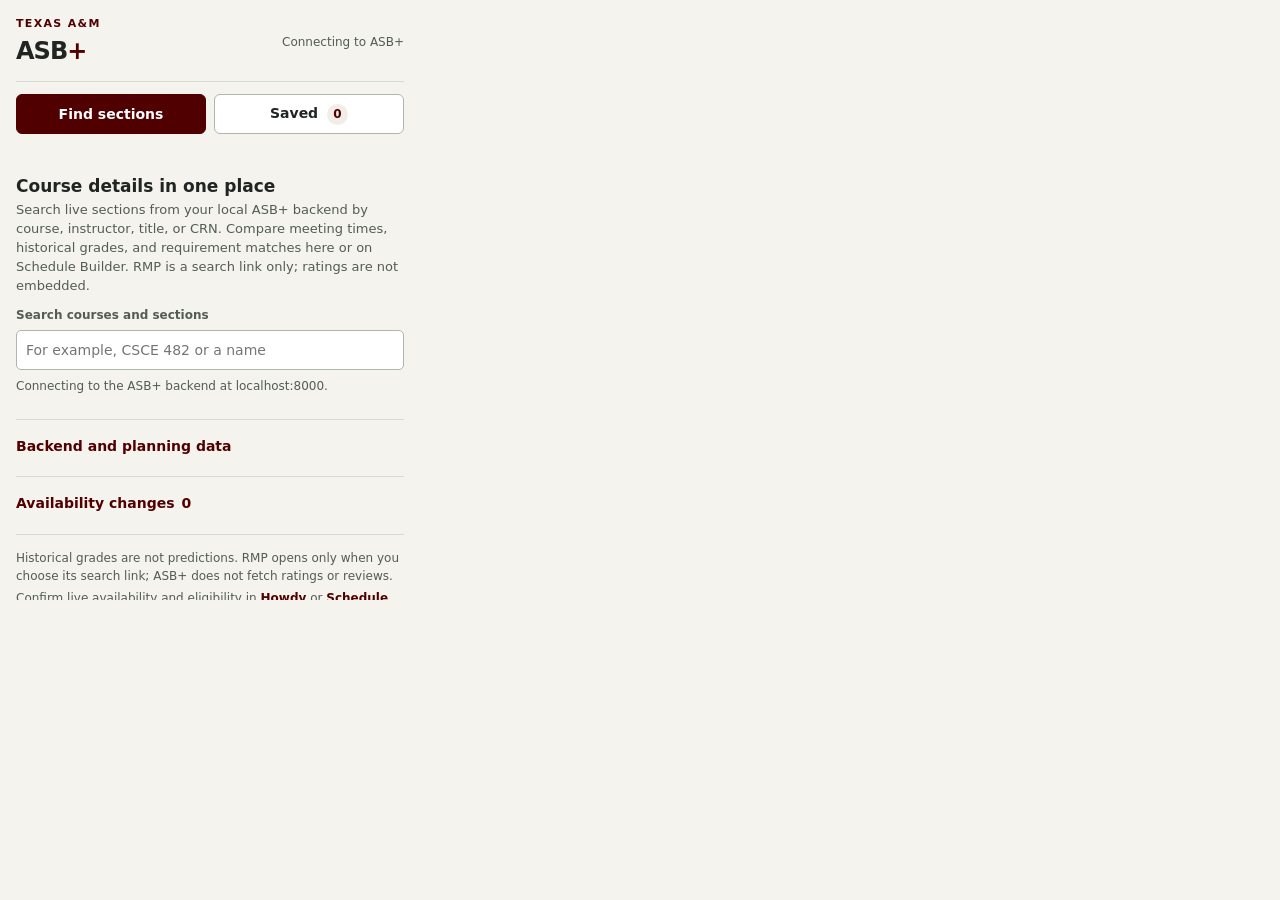
<file: extension/popup.html>
<!doctype html>
<html lang="en">
<head>
  <meta charset="utf-8">
  <meta name="viewport" content="width=device-width, initial-scale=1">
  <title>ASB+ | Course details</title>
  <link rel="stylesheet" href="popup.css">
</head>
<body>
  <main>
    <header class="topbar">
      <div>
        <p class="eyebrow">Texas A&amp;M</p>
        <h1>ASB<span>+</span></h1>
      </div>
      <p id="term-label" class="term-label">Connecting to ASB+</p>
    </header>

    <nav class="views" aria-label="Course workspace">
      <button id="browse-tab" type="button" aria-pressed="true">Find sections</button>
      <button id="saved-tab" type="button" aria-pressed="false">Saved <span id="saved-count">0</span></button>
    </nav>

    <p id="workspace-status" class="status" role="status" aria-live="polite"></p>

    <section id="browse-view" aria-labelledby="browse-heading">
      <h2 id="browse-heading">Course details in one place</h2>
      <p class="intro">Search live sections from your local ASB+ backend by course, instructor, title, or CRN. Compare meeting times, historical grades, and requirement matches here or on Schedule Builder. RMP is a search link only; ratings are not embedded.</p>
      <label for="section-search">Search courses and sections</label>
      <input id="section-search" type="search" autocomplete="off" placeholder="For example, CSCE 482 or a name">
      <p id="browse-status" class="quiet" role="status" aria-live="polite">Connecting to the ASB+ backend at localhost:8000.</p>
      <div id="section-results" class="cards"></div>
    </section>

    <section id="saved-view" aria-labelledby="saved-heading" hidden>
      <h2 id="saved-heading">Saved sections</h2>
      <p class="intro">Check meeting-time conflicts before you take these CRNs to Howdy. Public flags are not live seat counts.</p>
      <p id="saved-summary" class="quiet" role="status" aria-live="polite"></p>
      <div id="saved-list" class="cards"></div>
    </section>

    <details id="data-settings" class="data-settings">
      <summary>Backend and planning data</summary>
      <p id="backend-status" class="status">Checking http://localhost:8000.</p>
      <button id="refresh-backend" class="secondary" type="button">Refresh from ASB+</button>
      <button id="detect-schedule-builder" class="secondary" type="button">Check Schedule Builder page</button>
      <p id="detect-status" class="quiet"></p>
      <pre id="detect-output" class="detect-output" hidden></pre>
      <p>Section, grade, and instructor data comes live from the ASB+ backend on hp through the local tunnel. No snapshot import is needed for search, save, or conflict checks.</p>
      <p>Optionally import a planner snapshot to add your requirement rules and saved requirement matches. It stays in this browser. It does not contain a degree plan, audit, transcript, seat counts, or RMP ratings.</p>
      <label for="snapshot-file">ASB+ planner snapshot JSON</label>
      <input id="snapshot-file" type="file" accept="application/json,.json">
      <button id="import-snapshot" type="button" disabled>Import planning data</button>
      <button id="clear-snapshot" class="secondary" type="button" disabled>Remove planning data</button>
      <p id="snapshot-status" class="status" role="status" aria-live="polite">No planning data imported.</p>
      <p id="snapshot-info" class="quiet"></p>
    </details>

    <details id="alerts-details" class="alerts-details">
      <summary id="alerts-heading">Availability changes <span id="alert-count">0</span></summary>
      <p class="quiet">Changes appear when a saved section's public flag changes between ASB+ refreshes or a status change is visible on your open Schedule Builder page.</p>
      <ul id="alert-list" class="alert-list"></ul>
      <button id="clear-alerts" class="secondary" type="button">Clear changes</button>
    </details>

    <footer>
      <p>Historical grades are not predictions. RMP opens only when you choose its search link; ASB+ does not fetch ratings or reviews.</p>
      <p>Confirm live availability and eligibility in <a href="https://howdy.tamu.edu/" target="_blank" rel="noopener noreferrer">Howdy</a> or <a href="https://tamu.collegescheduler.com/" target="_blank" rel="noopener noreferrer">Schedule Builder</a>. ASB+ never registers you.</p>
    </footer>
  </main>
  <script src="popup.js"></script>
</body>
</html>
</file>
<file: extension/popup.css>
*{box-sizing:border-box}body{width:420px;max-height:600px;margin:0;overflow:hidden;background:#f5f3ed;color:#202522;font:14px/1.45 system-ui,-apple-system,"Segoe UI",sans-serif}main{padding:16px;max-height:600px;overflow-y:auto}.topbar{display:flex;justify-content:space-between;align-items:center;gap:12px;padding-bottom:12px;border-bottom:1px solid #d7dcd3}.eyebrow{margin:0;color:#500000;font-size:11px;font-weight:750;letter-spacing:.12em;text-transform:uppercase}h1{margin:2px 0 0;font-size:24px;letter-spacing:-.04em}h1 span{color:#500000}.term-label{margin:0;color:#525c55;font-size:12px;text-align:end}.views{display:grid;grid-template-columns:1fr 1fr;gap:8px;margin:12px 0}.views button{min-height:40px;border:1px solid #aeb7ad;border-radius:6px;background:#fff;color:#202522;font:inherit;font-weight:700;cursor:pointer}.views button[aria-pressed=true]{border-color:#500000;background:#500000;color:#fff}.views button span{display:inline-grid;place-items:center;min-width:21px;height:21px;margin-inline-start:4px;border-radius:50%;background:#f1eee8;color:#500000;font-size:12px}.views button[aria-pressed=true] span{background:#fff;color:#500000}h2{margin:12px 0 4px;font-size:17px;line-height:1.2}h3{margin:0;font-size:15px;line-height:1.25}.intro{margin:5px 0 12px;color:#525c55;font-size:13px}label{display:block;margin:10px 0 5px;color:#525c55;font-size:12px;font-weight:700}input[type=search],input[type=file]{display:block;width:100%;min-height:40px;padding:7px 9px;border:1px solid #aeb7ad;border-radius:5px;background:#fff;color:#202522;font:inherit}input[type=file]{font-size:12px}input:focus-visible,button:focus-visible,a:focus-visible,summary:focus-visible{outline:3px solid #b46a20;outline-offset:2px}.status{min-height:18px;margin:8px 0;color:#500000;font-size:12px}.quiet,.source,.meta{color:#525c55;font-size:12px}.quiet{margin:8px 0}.cards{display:grid;gap:10px;margin-top:10px}.section-card{display:grid;gap:7px;padding:11px;border:1px solid #d7dcd3;border-radius:7px;background:#fff}.section-top{display:flex;align-items:start;justify-content:space-between;gap:8px}.section-top h3{min-width:0}.flag{flex:none;padding:3px 6px;border:1px solid #aeb7ad;border-radius:999px;color:#525c55;font-size:11px;font-weight:700}.flag-open{border-color:#286248;color:#286248}.flag-closed{border-color:#943e32;color:#943e32}.title{margin:0;color:#525c55}.meta,.source{margin:0;font-size:12px}.meeting,.history,.fit-match,.requirement,.caution,.conflict{margin:0;font-size:12px}.meeting{font-weight:650}.history{padding-top:5px;border-top:1px solid #eceee9}.fit-match{color:#286248}.requirement{color:#286248}.caution{color:#805c18}.conflict{color:#943e32;font-weight:700}.instructors{display:grid;gap:5px;margin:0;padding:7px 0 0;border-top:1px solid #eceee9;list-style:none}.instructor{display:grid;gap:2px;font-size:12px}.rmp-link{justify-self:start;color:#500000;font-size:12px;font-weight:700;text-decoration:underline;text-decoration-thickness:from-font;text-underline-position:from-font}.card-actions{display:flex;gap:8px;padding-top:3px}.card-actions button,button:not(.views button){min-height:36px;padding:6px 10px;border:1px solid #500000;border-radius:5px;background:#500000;color:#fff;font:inherit;font-weight:700;cursor:pointer}.card-actions button.secondary,button.secondary{background:#fff;color:#500000}button:disabled{border-color:#aeb7ad!important;background:#eceee9!important;color:#69716b!important;cursor:not-allowed}.empty-state{margin:0;padding:12px;border:1px dashed #aeb7ad;border-radius:6px;color:#525c55}.data-settings,.alerts-details{margin-top:14px;padding-top:10px;border-top:1px solid #d7dcd3}.data-settings summary,.alerts-details summary{min-height:32px;display:flex;align-items:center;gap:7px;color:#500000;font-weight:700;cursor:pointer}.data-settings p{font-size:12px}.data-settings button,.alerts-details button{margin:6px 5px 0 0}.data-settings .status{margin-top:5px}.alert-list{display:grid;gap:8px;margin:8px 0;padding-inline-start:18px;font-size:12px}.alert-list li{overflow-wrap:anywhere}footer{margin-top:15px;padding-top:10px;border-top:1px solid #d7dcd3;color:#525c55;font-size:12px}footer p{margin:5px 0}footer a{color:#500000;font-weight:700}section[hidden]{display:none}@media(max-width:360px){body{width:100vw}main{padding:12px}.section-top{display:grid}.flag{justify-self:start}}.detect-output{white-space:pre-wrap;max-height:180px;overflow:auto;background:#fff;border:1px solid #d7dcd3;border-radius:6px;padding:8px;font:11px/1.4 ui-monospace,monospace;margin:6px 0}
</file>
